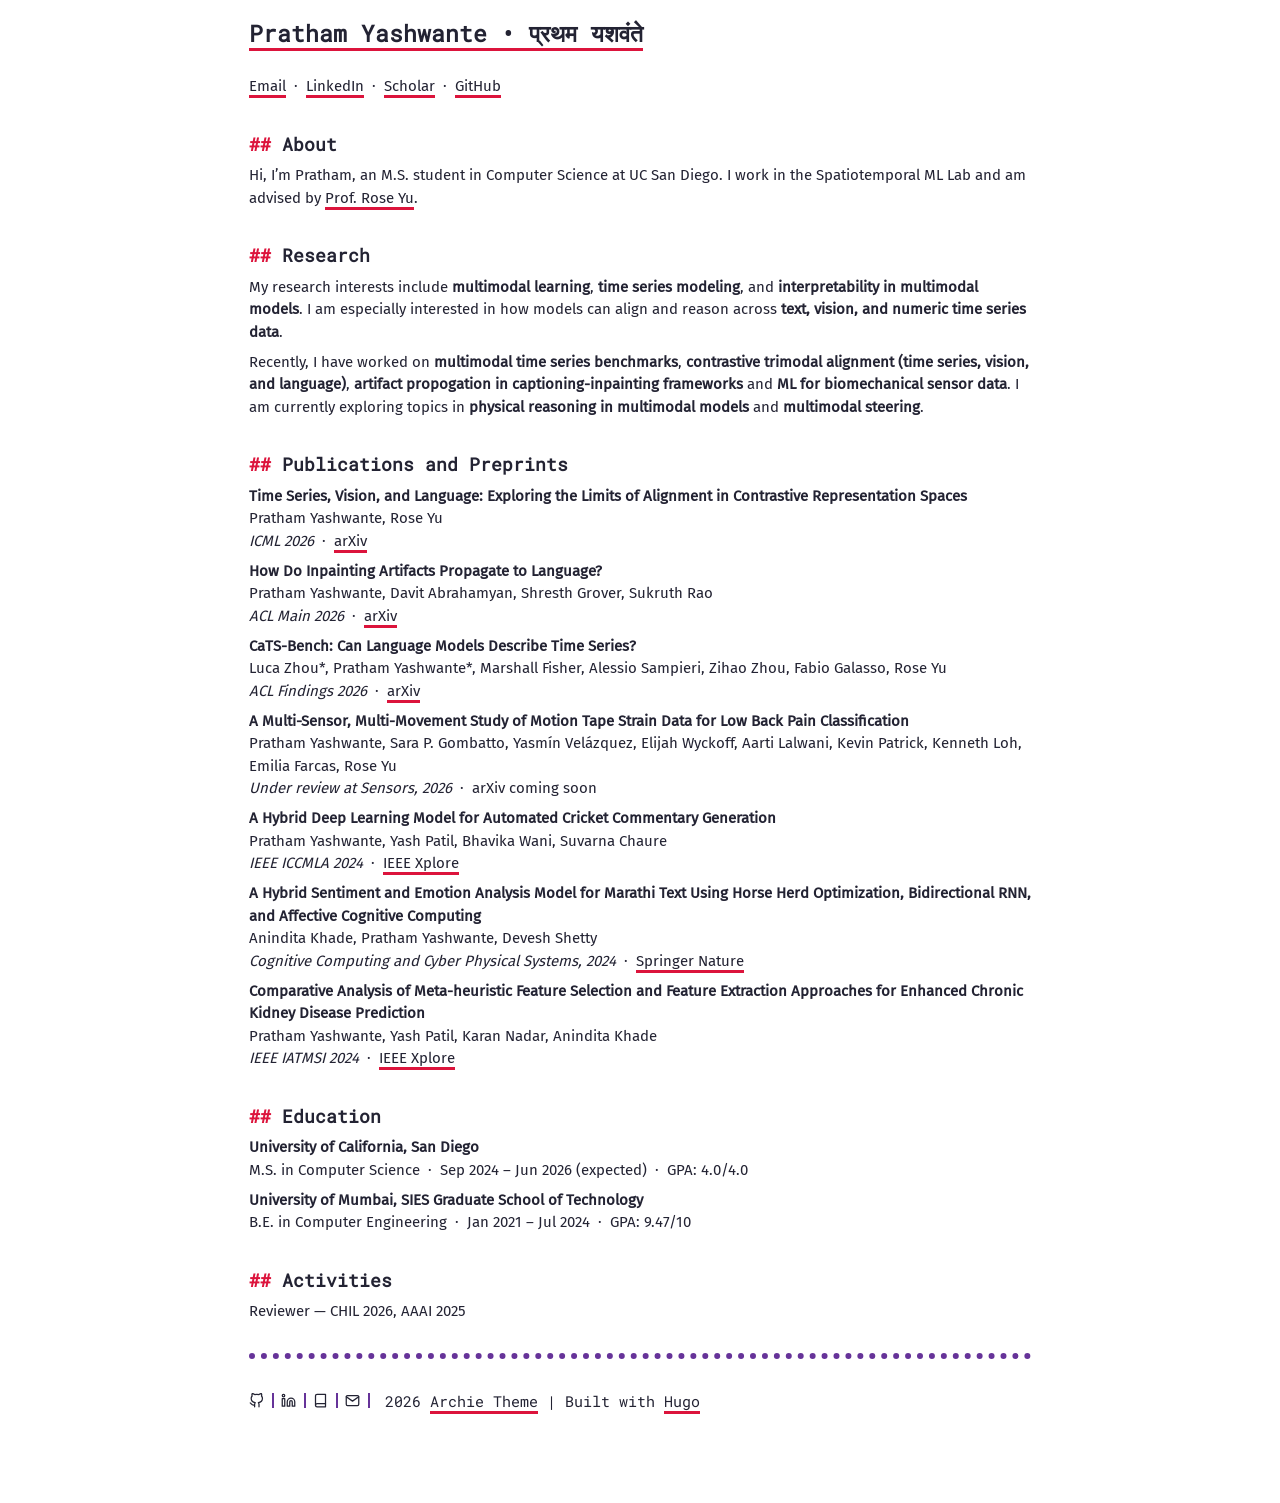
<file: index.html>
<!doctype html><html><head lang=en><meta charset=utf-8><meta http-equiv=X-UA-Compatible content="IE=edge"><title>Pratham Yashwante • प्रथम यशवंते | Home</title><meta name=viewport content="width=device-width,initial-scale=1"><meta name=description content><meta property="og:image" content="https://prathamvy.github.io/"><link rel=alternate type=application/rss+xml href=https://prathamvy.github.io/index.xml title="Pratham Yashwante • प्रथम यशवंते"><meta property="og:url" content="https://prathamvy.github.io/"><meta property="og:site_name" content="Pratham Yashwante • प्रथम यशवंते"><meta property="og:title" content="Home"><meta property="og:description" content="Email · LinkedIn · Scholar · GitHub
About Hi, I’m Pratham, an M.S. student in Computer Science at UC San Diego. I work in the Spatiotemporal ML Lab and am advised by Prof. Rose Yu.
Research My research interests include multimodal learning, time series modeling, and interpretability in multimodal models. I am especially interested in how models can align and reason across text, vision, and numeric time series data.
Recently, I have worked on multimodal time series benchmarks, contrastive trimodal alignment (time series, vision, and language), artifact propogation in captioning-inpainting frameworks and ML for biomechanical sensor data. I am currently exploring topics in physical reasoning in multimodal models and multimodal steering."><meta property="og:locale" content="en_us"><meta property="og:type" content="website"><meta name=twitter:card content="summary"><meta name=twitter:title content="Home"><meta name=twitter:description content="Email · LinkedIn · Scholar · GitHub
About Hi, I’m Pratham, an M.S. student in Computer Science at UC San Diego. I work in the Spatiotemporal ML Lab and am advised by Prof. Rose Yu.
Research My research interests include multimodal learning, time series modeling, and interpretability in multimodal models. I am especially interested in how models can align and reason across text, vision, and numeric time series data.
Recently, I have worked on multimodal time series benchmarks, contrastive trimodal alignment (time series, vision, and language), artifact propogation in captioning-inpainting frameworks and ML for biomechanical sensor data. I am currently exploring topics in physical reasoning in multimodal models and multimodal steering."><link href=https://prathamvy.github.io/css/fonts.2c2227b81b1970a03e760aa2e6121cd01f87c88586803cbb282aa224720a765f.css rel=stylesheet><link rel=stylesheet type=text/css media=screen href=https://prathamvy.github.io/css/main.a87126a5d38398207e58225b2d1a9faf97f546982f44b3ffb9715a264da36c90.css></head><body><div class=content><header><div class=main><a href=https://prathamvy.github.io/>Pratham Yashwante • प्रथम यशवंते</a></div><nav></nav></header><main class=main><div class=site-description></div><article class=post-content><p><a href=mailto:prathamyashwantepy@gmail.com>Email</a>  ·  <a href=https://linkedin.com/in/prathamyashwante>LinkedIn</a>  ·  <a href="https://scholar.google.com/citations?user=l7KzSbgAAAAJ&amp;hl=en">Scholar</a>  ·  <a href=https://github.com/prathamvy>GitHub</a></p><h2 id=about>About</h2><p>Hi, I&rsquo;m Pratham, an M.S. student in Computer Science at UC San Diego. I work in the Spatiotemporal ML Lab and am advised by <a href=https://roseyu.com/>Prof. Rose Yu</a>.</p><h2 id=research>Research</h2><p>My research interests include <strong>multimodal learning</strong>, <strong>time series modeling</strong>, and <strong>interpretability in multimodal models</strong>. I am especially interested in how models can align and reason across <strong>text, vision, and numeric time series data</strong>.</p><p>Recently, I have worked on <strong>multimodal time series benchmarks</strong>, <strong>contrastive trimodal alignment (time series, vision, and language)</strong>, <strong>artifact propogation in captioning-inpainting frameworks</strong> and <strong>ML for biomechanical sensor data</strong>. I am currently exploring topics in <strong>physical reasoning in multimodal models</strong> and <strong>multimodal steering</strong>.</p><h2 id=publications-and-preprints>Publications and Preprints</h2><p><strong>Time Series, Vision, and Language: Exploring the Limits of Alignment in Contrastive Representation Spaces</strong><br>Pratham Yashwante, Rose Yu<br><em>ICML 2026</em>  ·  <a href=https://arxiv.org/abs/2602.19367v1>arXiv</a></p><p><strong>How Do Inpainting Artifacts Propagate to Language?</strong><br>Pratham Yashwante, Davit Abrahamyan, Shresth Grover, Sukruth Rao<br><em>ACL Main 2026</em>  ·  <a href=https://arxiv.org/abs/2602.20520>arXiv</a></p><p><strong>CaTS-Bench: Can Language Models Describe Time Series?</strong><br>Luca Zhou*, Pratham Yashwante*, Marshall Fisher, Alessio Sampieri, Zihao Zhou, Fabio Galasso, Rose Yu<br><em>ACL Findings 2026</em>  ·  <a href=https://arxiv.org/abs/2509.20823>arXiv</a></p><p><strong>A Multi-Sensor, Multi-Movement Study of Motion Tape Strain Data for Low Back Pain Classification</strong><br>Pratham Yashwante, Sara P. Gombatto, Yasmín Velázquez, Elijah Wyckoff, Aarti Lalwani, Kevin Patrick, Kenneth Loh, Emilia Farcas, Rose Yu<br><em>Under review at Sensors, 2026</em>  ·  arXiv coming soon</p><p><strong>A Hybrid Deep Learning Model for Automated Cricket Commentary Generation</strong><br>Pratham Yashwante, Yash Patil, Bhavika Wani, Suvarna Chaure<br><em>IEEE ICCMLA 2024</em>  ·  <a href=https://ieeexplore.ieee.org/abstract/document/10871604>IEEE Xplore</a></p><p><strong>A Hybrid Sentiment and Emotion Analysis Model for Marathi Text Using Horse Herd Optimization, Bidirectional RNN, and Affective Cognitive Computing</strong><br>Anindita Khade, Pratham Yashwante, Devesh Shetty<br><em>Cognitive Computing and Cyber Physical Systems, 2024</em>  ·  <a href=https://doi.org/10.1007/978-3-031-77081-4_2>Springer Nature</a></p><p><strong>Comparative Analysis of Meta-heuristic Feature Selection and Feature Extraction Approaches for Enhanced Chronic Kidney Disease Prediction</strong><br>Pratham Yashwante, Yash Patil, Karan Nadar, Anindita Khade<br><em>IEEE IATMSI 2024</em>  ·  <a href=https://ieeexplore.ieee.org/abstract/document/10502980>IEEE Xplore</a></p><h2 id=education>Education</h2><p><strong>University of California, San Diego</strong><br>M.S. in Computer Science  ·  Sep 2024 – Jun 2026 (expected)  ·  GPA: 4.0/4.0</p><p><strong>University of Mumbai, SIES Graduate School of Technology</strong><br>B.E. in Computer Engineering  ·  Jan 2021 – Jul 2024  ·  GPA: 9.47/10</p><h2 id=activities>Activities</h2><p>Reviewer — CHIL 2026, AAAI 2025</p></article></main><footer><div style=display:flex><a class=soc href=https://github.com/prathamvy rel=me title=GitHub><svg class="feather"><use href="/svg/feather-sprite.51cf5647cb1987f769b616558f2620fd9423d72058490231b391bf6aa3744b55.svg#github"/></svg></a><a class=border></a><a class=soc href=https://linkedin.com/in/prathamyashwante rel=me title=LinkedIn><svg class="feather"><use href="/svg/feather-sprite.51cf5647cb1987f769b616558f2620fd9423d72058490231b391bf6aa3744b55.svg#linkedin"/></svg></a><a class=border></a><a class=soc href="https://scholar.google.com/citations?user=l7KzSbgAAAAJ&amp;hl=en" rel=me title="Google Scholar"><svg class="feather"><use href="/svg/feather-sprite.51cf5647cb1987f769b616558f2620fd9423d72058490231b391bf6aa3744b55.svg#book"/></svg></a><a class=border></a><a class=soc href=mailto:prathamyashwantepy@gmail.com rel=me title=Email><svg class="feather"><use href="/svg/feather-sprite.51cf5647cb1987f769b616558f2620fd9423d72058490231b391bf6aa3744b55.svg#mail"/></svg></a><a class=border></a></div><div class=footer-info>2026 <a href=https://github.com/athul/archie>Archie Theme</a> | Built with <a href=https://gohugo.io>Hugo</a></div></footer></div></body></html>
</file>
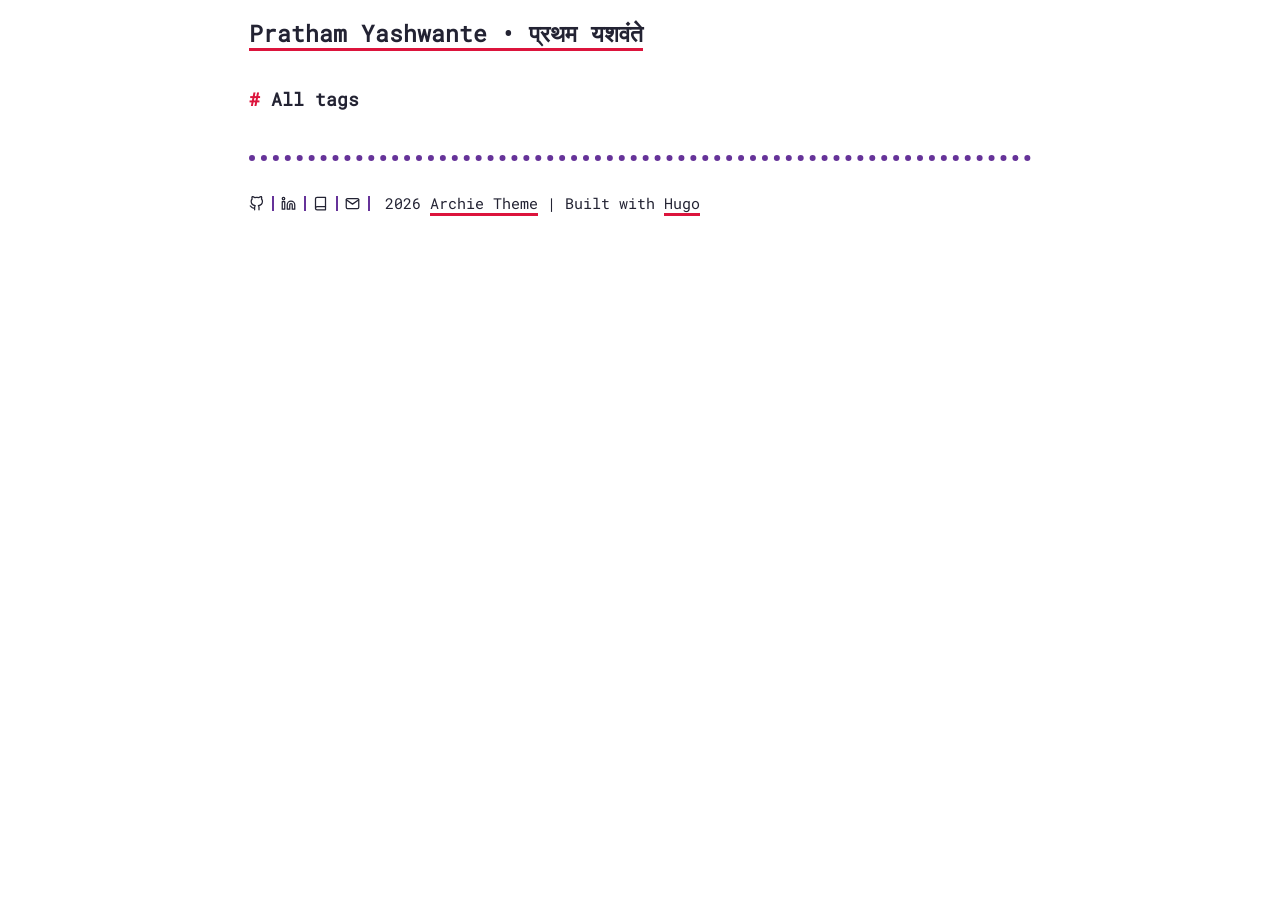
<file: categories/index.html>
<!doctype html><html><head lang=en><meta charset=utf-8><meta http-equiv=X-UA-Compatible content="IE=edge"><title>Categories - Pratham Yashwante • प्रथम यशवंते</title><meta name=viewport content="width=device-width,initial-scale=1"><meta name=description content><meta property="og:image" content="https://prathamvy.github.io/"><link rel=alternate type=application/rss+xml href=https://prathamvy.github.io/categories/index.xml title="Pratham Yashwante • प्रथम यशवंते"><meta property="og:url" content="https://prathamvy.github.io/categories/"><meta property="og:site_name" content="Pratham Yashwante • प्रथम यशवंते"><meta property="og:title" content="Categories"><meta property="og:locale" content="en_us"><meta property="og:type" content="website"><meta name=twitter:card content="summary"><meta name=twitter:title content="Categories"><link href=https://prathamvy.github.io/css/fonts.2c2227b81b1970a03e760aa2e6121cd01f87c88586803cbb282aa224720a765f.css rel=stylesheet><link rel=stylesheet type=text/css media=screen href=https://prathamvy.github.io/css/main.a87126a5d38398207e58225b2d1a9faf97f546982f44b3ffb9715a264da36c90.css></head><body><div class=content><header><div class=main><a href=https://prathamvy.github.io/>Pratham Yashwante • प्रथम यशवंते</a></div><nav></nav></header><h1 class=page-title>All tags</h1><div class=tag-cloud><ul class=tags></ul></div><footer><div style=display:flex><a class=soc href=https://github.com/prathamvy rel=me title=GitHub><svg class="feather"><use href="/svg/feather-sprite.51cf5647cb1987f769b616558f2620fd9423d72058490231b391bf6aa3744b55.svg#github"/></svg></a><a class=border></a><a class=soc href=https://linkedin.com/in/prathamyashwante rel=me title=LinkedIn><svg class="feather"><use href="/svg/feather-sprite.51cf5647cb1987f769b616558f2620fd9423d72058490231b391bf6aa3744b55.svg#linkedin"/></svg></a><a class=border></a><a class=soc href="https://scholar.google.com/citations?user=l7KzSbgAAAAJ&amp;hl=en" rel=me title="Google Scholar"><svg class="feather"><use href="/svg/feather-sprite.51cf5647cb1987f769b616558f2620fd9423d72058490231b391bf6aa3744b55.svg#book"/></svg></a><a class=border></a><a class=soc href=mailto:prathamyashwantepy@gmail.com rel=me title=Email><svg class="feather"><use href="/svg/feather-sprite.51cf5647cb1987f769b616558f2620fd9423d72058490231b391bf6aa3744b55.svg#mail"/></svg></a><a class=border></a></div><div class=footer-info>2026 <a href=https://github.com/athul/archie>Archie Theme</a> | Built with <a href=https://gohugo.io>Hugo</a></div></footer></div></body></html>
</file>
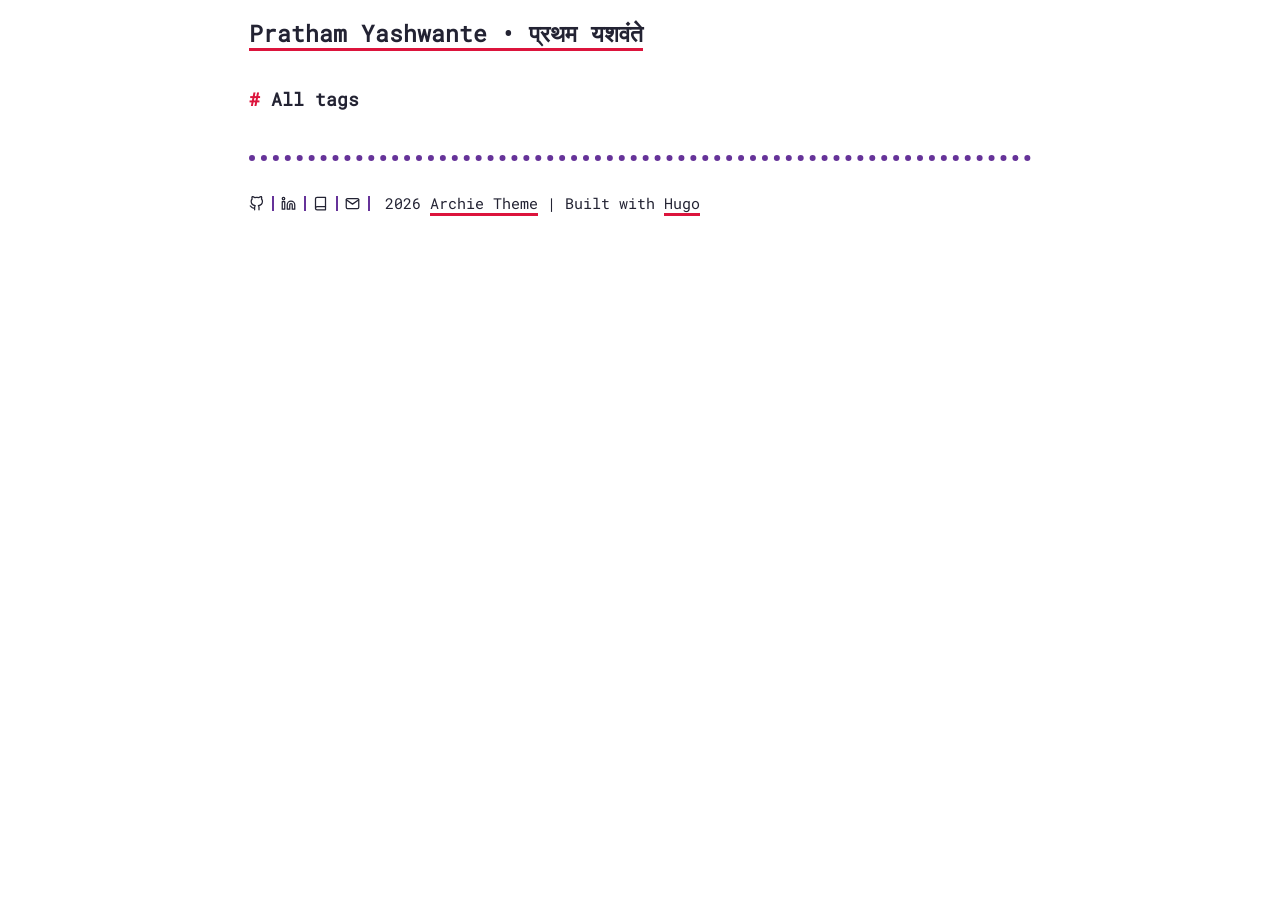
<file: tags/index.html>
<!doctype html><html><head lang=en><meta charset=utf-8><meta http-equiv=X-UA-Compatible content="IE=edge"><title>Tags - Pratham Yashwante • प्रथम यशवंते</title><meta name=viewport content="width=device-width,initial-scale=1"><meta name=description content><meta property="og:image" content="https://prathamvy.github.io/"><link rel=alternate type=application/rss+xml href=https://prathamvy.github.io/tags/index.xml title="Pratham Yashwante • प्रथम यशवंते"><meta property="og:url" content="https://prathamvy.github.io/tags/"><meta property="og:site_name" content="Pratham Yashwante • प्रथम यशवंते"><meta property="og:title" content="Tags"><meta property="og:locale" content="en_us"><meta property="og:type" content="website"><meta name=twitter:card content="summary"><meta name=twitter:title content="Tags"><link href=https://prathamvy.github.io/css/fonts.2c2227b81b1970a03e760aa2e6121cd01f87c88586803cbb282aa224720a765f.css rel=stylesheet><link rel=stylesheet type=text/css media=screen href=https://prathamvy.github.io/css/main.a87126a5d38398207e58225b2d1a9faf97f546982f44b3ffb9715a264da36c90.css></head><body><div class=content><header><div class=main><a href=https://prathamvy.github.io/>Pratham Yashwante • प्रथम यशवंते</a></div><nav></nav></header><h1 class=page-title>All tags</h1><div class=tag-cloud><ul class=tags></ul></div><footer><div style=display:flex><a class=soc href=https://github.com/prathamvy rel=me title=GitHub><svg class="feather"><use href="/svg/feather-sprite.51cf5647cb1987f769b616558f2620fd9423d72058490231b391bf6aa3744b55.svg#github"/></svg></a><a class=border></a><a class=soc href=https://linkedin.com/in/prathamyashwante rel=me title=LinkedIn><svg class="feather"><use href="/svg/feather-sprite.51cf5647cb1987f769b616558f2620fd9423d72058490231b391bf6aa3744b55.svg#linkedin"/></svg></a><a class=border></a><a class=soc href="https://scholar.google.com/citations?user=l7KzSbgAAAAJ&amp;hl=en" rel=me title="Google Scholar"><svg class="feather"><use href="/svg/feather-sprite.51cf5647cb1987f769b616558f2620fd9423d72058490231b391bf6aa3744b55.svg#book"/></svg></a><a class=border></a><a class=soc href=mailto:prathamyashwantepy@gmail.com rel=me title=Email><svg class="feather"><use href="/svg/feather-sprite.51cf5647cb1987f769b616558f2620fd9423d72058490231b391bf6aa3744b55.svg#mail"/></svg></a><a class=border></a></div><div class=footer-info>2026 <a href=https://github.com/athul/archie>Archie Theme</a> | Built with <a href=https://gohugo.io>Hugo</a></div></footer></div></body></html>
</file>
